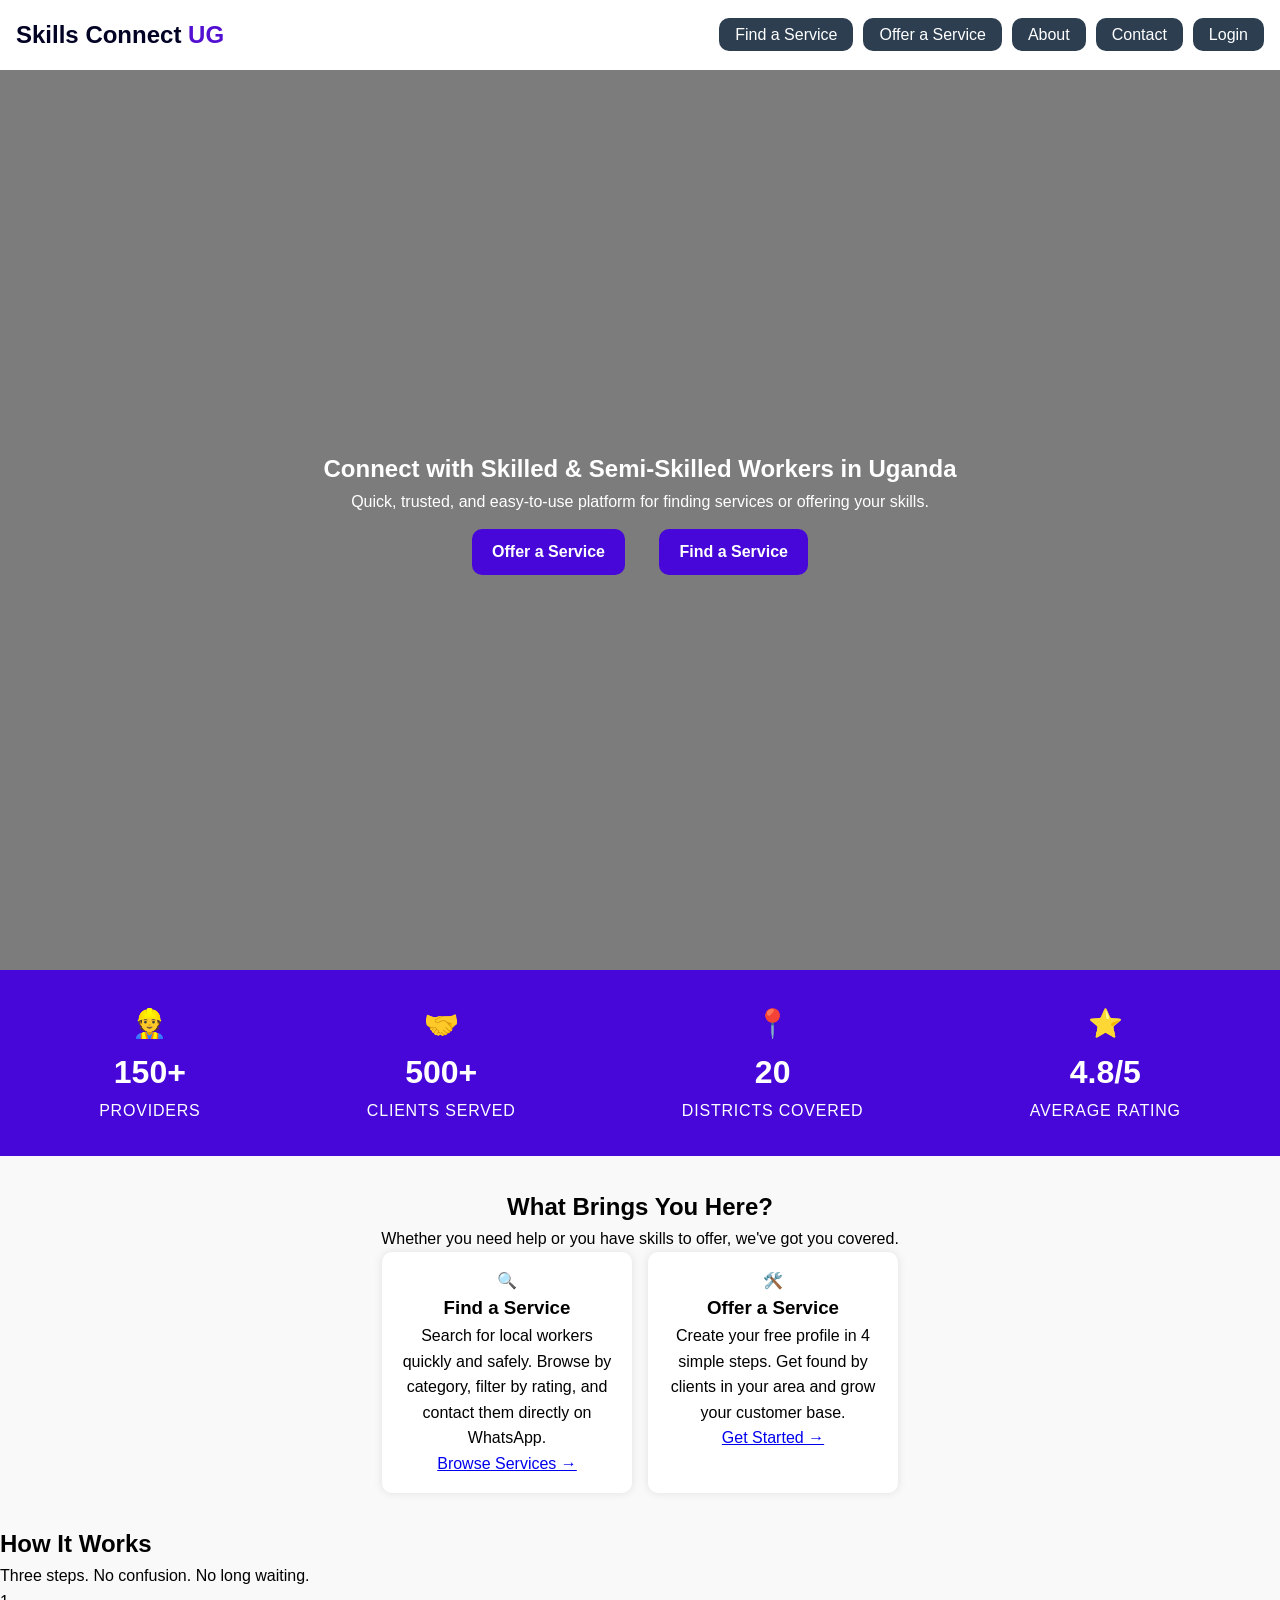
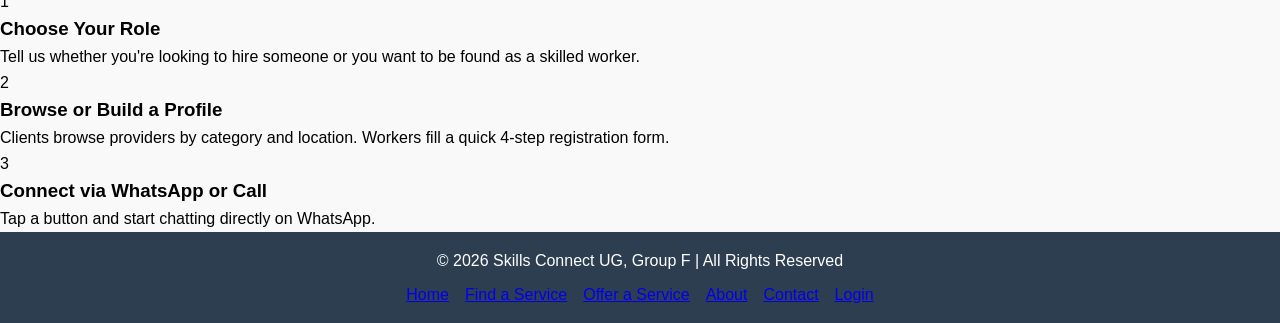
<file: index.html>
<!--this tells the browser, that we're using html 5-->
<!DOCTYPE html>

<!--this deals with the language-->
<html lang="en">


<!--this is the head section, it covers the instructions to the search engine 
on how to render our content, most of the content here are not seen or shown but contains 
instructions that appears back at the end-->

<head>

    <!--this ensures that non english letters & emojies are displayed correctly in the browser-->
    <meta charset="UTF-8">

    <!--this ensures that our content is displayed correctly on the mobile browser, making it responsive,
Without it → your mobile layout will look zoomed out and broken.-->
    <meta name="viewport" content="width=device-width, initial-scale=1.0">

    <!--This tag provides a short summary of your webpage.
Search engines like Google often display this text as
 the snippet under your page title in search results.-->
    <meta name="description"
        content="Skills Connect UG — Find trusted skilled and semi-skilled workers in Uganda or register to offer your services.">

    <!--lists important terms related to the website, also helping in SEO context -->
    <meta name="keywords" content="skilled workers Uganda, hire workers Uganda, services Uganda">


    <!--This is the main thing Google shows.
More important than meta description, it appears in the search results-->
    <title>Skills Connect UG</title>

    <!-- Link to external CSS -->
    <link rel="stylesheet" href="css/style.css">
</head>

<!--this is the body section, it covers content 
that the user is going to see in the browser-->

<body>

    <!-- GLOBAL NAVIGATION BAR (VISIBLE ON ALL PAGES) -->
    <header>
        <nav class="global-nav">

            <!-- Logo / Home link left side-->
            <a href="index.html" class="Logo">
                <!--span used to style parts of the logo differently-->
                <span class="connect">Skills Connect</span>
                <span class="ug">UG</span>
            </a>

            <!--navigation links rigt side-->
            <ul class="nav-links">

                <!--each li item represents a navigation option-->
                <li>
                    <a href="find.html" class="service" link>Find a Service</a>
                </li>

                <li>
                    <a href="offer.html" class="service">Offer a Service</a>
                </li>

                <li>
                    <a href="about.html" class="service">About</a>
                </li>

                <li>
                    <a href="contact.html" class="service">Contact</a>
                </li>

                <li>
                    <a href="login.html" class="service">Login</a>
                </li>

            </ul>
        </nav>
    </header>


    <!-- HERO SECTION -->

    <section class="hero">
        <!-- Background slides  -->
        <div class="slides">
            <div class="slide" style="background-image: url('img/hero/hero1.jpg');"></div>
            <div class="slide" style="background-image: url('img/hero/hero2.jpg');"></div>
            <div class="slide" style="background-image: url('img/hero/hero3.jpg');"></div>
        </div>

        <!-- Hero text content -->
        <div class="hero-text">
            <h1>Connect with Skilled & Semi-Skilled Workers in Uganda</h1>
            <p>Quick, trusted, and easy-to-use platform for finding services or offering your skills.</p>

            <div class="hero-buttons">
                <a href="#" class="btn">Offer a Service</a>
                <a href="#" class="btn">Find a Service</a>
            </div>
        </div>
    </section>


    <!-- STATISTICS  TRUST SECTION -->

    <section class="stats">
        <div class="stat">
            <span class="stat-icon" aria-hidden="true">👷</span>
            <h3>150+</h3>
            <p class="label">Providers</p>
        </div>
        <div class="stat">
            <span class="stat-icon" aria-hidden="true">🤝</span>
            <h3>500+</h3>
            <p class="label">Clients Served</p>
        </div>
        <div class="stat">
            <span class="stat-icon" aria-hidden="true">📍</span>
            <h3>20</h3>
            <p class="label">Districts Covered</p>
        </div>
        <div class="stat">
            <span class="stat-icon" aria-hidden="true">⭐</span>
            <h3>4.8/5</h3>
            <p class="label">Average Rating</p>
        </div>
    </section>

    <section class="roles" aria-label="Choose your role">
        <h2>What Brings You Here?</h2>
        <p class="section-subheading">Whether you need help or you have skills to offer, we've got you covered.</p>

        <div class="role-cards">

            <!--  Card 1: Find a Service -->

            <!--This is a standalone content block (article), styled as a role card, 
            and it represents ‘Offer a service’ for accessibility tools.-->
            <article class="role-card" aria-label="Find a service">

                <div class="role-card-body">
                    <span class="role-icon" aria-hidden="true">🔍</span>
                    <h3>Find a Service</h3>
                    <p>Search for local workers quickly and safely. Browse by category, filter by rating, and
                        contact them directly on WhatsApp.</p>
                    <a href="find.html" class="btn-card">Browse Services →</a>
                </div>
            </article>

            <!-- Card 2: Offer a Service -->

            <!--This is a standalone content block (article), styled as a role card, 
             and it represents ‘Offer a service’ for accessibility tools.-->
            <article class="role-card" aria-label="Offer a service">

                <div class="role-card-body">
                    <span class="role-icon" aria-hidden="true">🛠️</span>
                    <h3>Offer a Service</h3>
                    <p>Create your free profile in 4 simple steps. Get found by clients in your area and grow your
                        customer base.</p>
                    <a href="offer.html" class="btn-card">Get Started →</a>
                </div>
            </article>

        </div>
    </section>

    <!-- how it works section-->
    <section class="how-it-works" aria-label="How Skills Connect UG works">
        <h2>How It Works</h2>
        <p class="section-subheading">Three steps. No confusion. No long waiting.</p>

        <ol class="steps-list" role="list">

            <!-- Step 1 -->
            <li class="step">
                <!-- ICON PLACEHOLDER: e.g. hand pointing at two options (choice.svg) -->
                <span class="step-number" aria-hidden="true">1</span>
                <div class="step-content">
                    <h3>Choose Your Role</h3>
                    <p>Tell us whether you're looking to hire someone or you want to be found as a skilled worker.
                    </p>
                </div>
            </li>

            <!-- Step 2 -->
            <li class="step">
                <!-- ICON PLACEHOLDER: e.g. browsing/profile icon (profile.svg) -->
                <span class="step-number" aria-hidden="true">2</span>
                <div class="step-content">
                    <h3>Browse or Build a Profile</h3>
                    <p>Clients browse providers by category and location. Workers fill a quick 4-step registration
                        form.</p>
                </div>
            </li>

            <!-- Step 3 -->
            <li class="step">
                <!-- ICON PLACEHOLDER: e.g. WhatsApp logo or phone icon (whatsapp.svg) -->
                <span class="step-number" aria-hidden="true">3</span>
                <div class="step-content">
                    <h3>Connect via WhatsApp or Call</h3>
                    <p>Tap a button and start chatting directly on WhatsApp.</p>
                </div>
            </li>

        </ol>
    </section>


    <!-- FOOTER -->

    <footer>
        <p>&copy; 2026 Skills Connect UG, Group F | All Rights Reserved</p>
        <ul class="footer-links">
            <li><a href="index.html">Home</a></li>
            <li><a href="find.html">Find a Service</a></li>
            <li><a href="offer.html">Offer a Service</a></li>
            <li><a href="about.html">About</a></li>
            <li><a href="contact.html">Contact</a></li>
            <li><a href="login.html">Login</a></li>
        </ul>
    </footer>

</body>

</html>
</file>
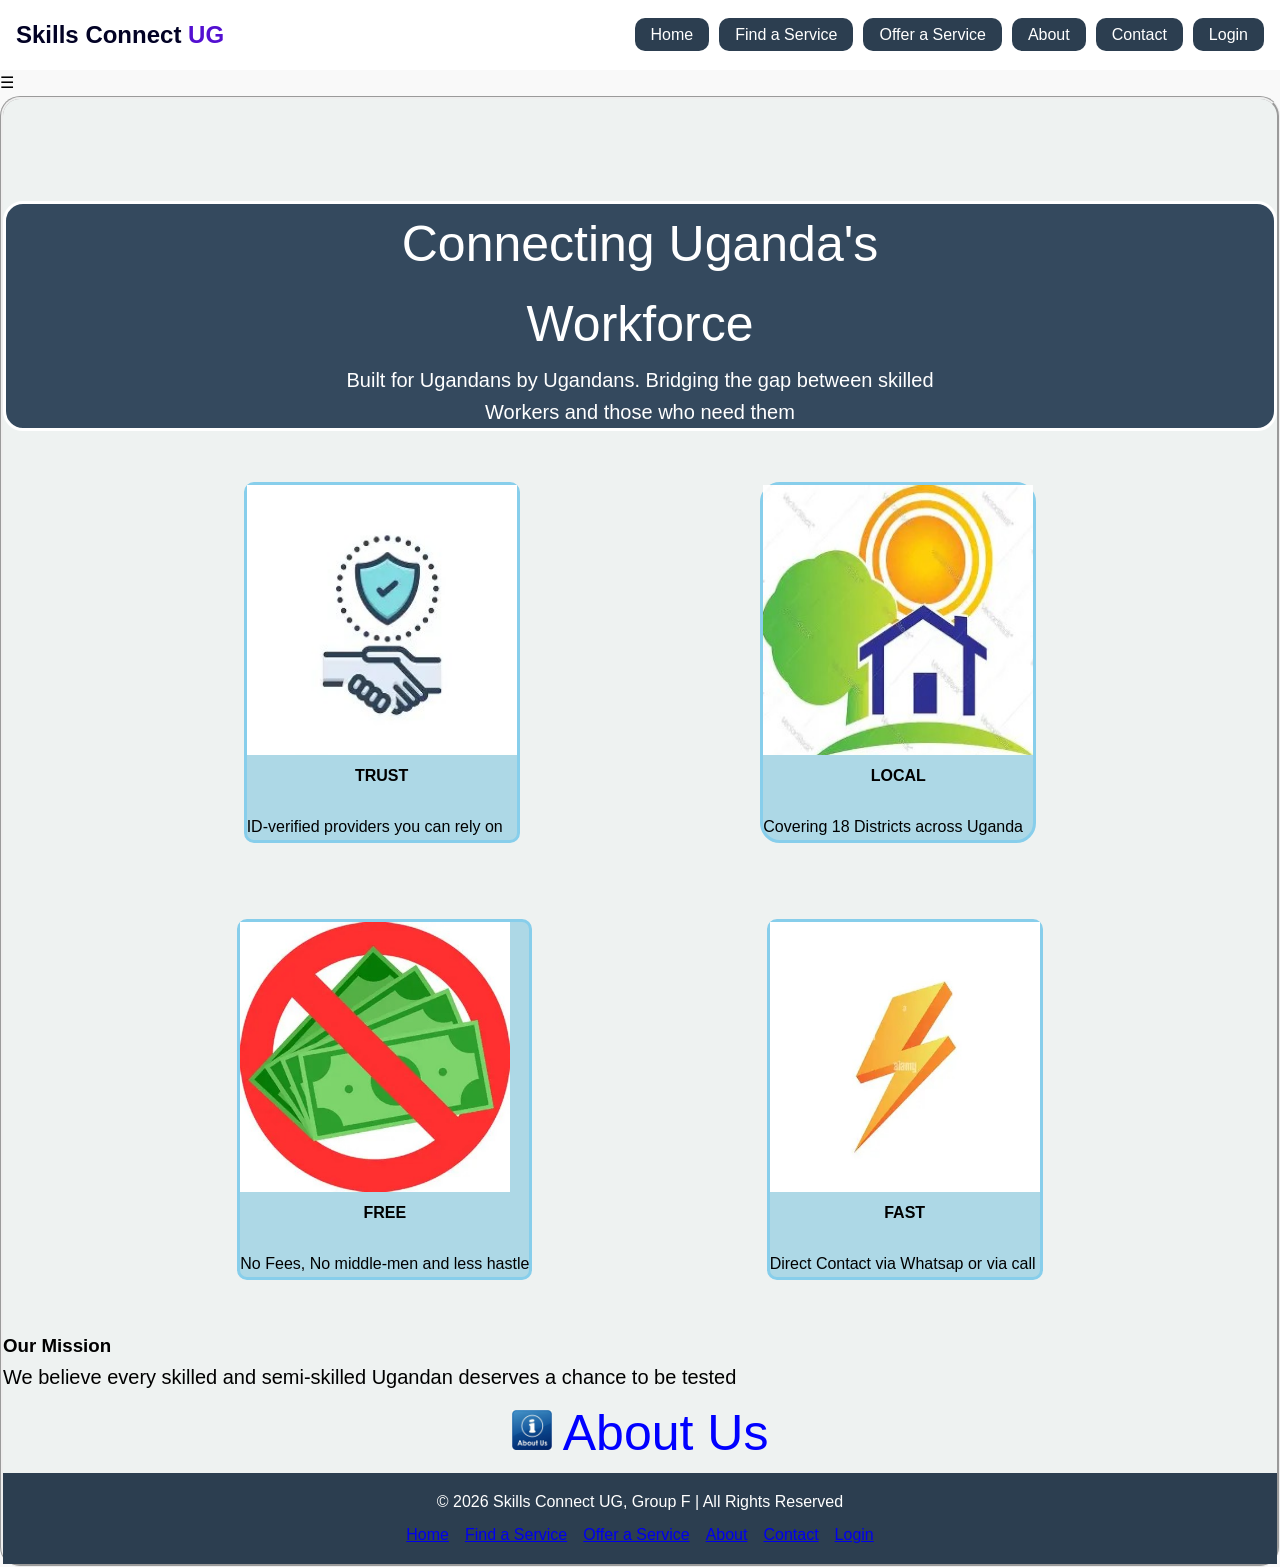
<file: about.html>
<!DOCTYPE html>
<html lang="en">

<head>
    <meta charset="UTF-8">
    <meta name="viewport" content="width=device-width, initial-scale=1.0">
    <link rel="stylesheet" href="css/style.css">
    <title>About skill connect <b style="color: purple;">UG</b></title>
    <style>
        /* ==================================== */
        /* NAVIGATION */
        /* ==================================== */

        /* .global-nav {
            display: flex;
            justify-content: space-between;
            border-radius: 20px;
            align-items: center;
            background-color: white;
            padding: 0.5rem 1rem;
            position: relative;
        }

        /*.global-nav .logo {
            color: #fff;
            font-size: 1.5rem;
            text-decoration: none;
        }

      /*  .nav-links {
            list-style: none;
            display: flex;
            gap: 1rem;
        } */

        /*.nav-links li {
            position: relative;
        }

        .nav-links a {
            color: #fff;
            text-decoration: none;
            padding: 0.5rem;
            display: block;
        }

        /* Dropdown Menu */
        .dropdown-menu {
            display: none;
            position: absolute;
            background: rgb(55, 79, 146);
            top: 100%;
            left: 0;
            list-style: none;
            min-width: 150px;
            z-index: 10;
        }

        .dropdown-menu li a {
            padding: 0.5rem;
        }

        .dropdown:hover .dropdown-menu {
            display: block;
        }

        */

        /* Mobile menu toggle */
        .mobile-menu-icon {
            display: none;
            font-size: 1.5rem;
            cursor: pointer;
        }

        .container {
            display: flex;
            justify-content: space-evenly;
        }

        #b1 {
            float: right;
        }

        button {
            border-color: blue;
            border-radius: 20px;
            background-color: rgb(55, 79, 146);
            cursor: pointer;
            color: white;
        }

        button: :hover {
            col
        }

        /* ==================================== */
        /* FOOTER */
        /* ==================================== */

        /* footer {
            background-color: #2c3e50;
            border-radius: 20px;
            color: #fff;
            text-align: center;
            padding: 1rem;
        }

        footer .footer-links {
            list-style: none;
            display: flex;
            justify-content: center;
            gap: 1rem;
            margin-top: 0.5rem;
        } */

        /* ==================================== */
        /* RESPONSIVE / MOBILE FIRST */
        /* ==================================== */

        @media (max-width: 768px) {
            .nav-links {
                display: none;
                flex-direction: column;
                background: rgb(55, 79, 146);
                position: absolute;
                right: 0;
                top: 100%;
                width: 200px;
            }

            .nav-links li {
                text-align: center;
            }

            .mobile-menu-icon {
                display: block;
                color: #fff;
            }
        }
    </style>
</head>

<body>
    <!-- ====================================== -->
    <!-- GLOBAL NAVIGATION BAR (VISIBLE ON ALL PAGES) -->
    <!-- ====================================== -->
    <header>
        <nav class="global-nav">

            <!-- Logo / Home link left side-->
            <a href="index.html" class="Logo">
                <!--span used to style parts of the logo differently-->
                <span class="connect">Skills Connect</span>
                <span class="ug">UG</span>
            </a>

            <!--navigation links rigt side-->
            <ul class="nav-links">

                <!--each li item represents a navigation option-->
                <li>
                    <a href="index.html" class="service" link>Home</a>
                </li>
                <li>
                    <a href="find.html" class="service" link>Find a Service</a>
                </li>

                <li>
                    <a href="offer.html" class="service">Offer a Service</a>
                </li>

                <li>
                    <a href="about.html" class="service">About</a>
                </li>

                <li>
                    <a href="contact.html" class="service">Contact</a>
                </li>

                <li>
                    <a href="login.html" class="service">Login</a>
                </li>

            </ul>
        </nav>

        <!-- Mobile menu icon -->
        <div class="mobile-menu-icon">
            <span>&#9776;</span>
        </div>
        </nav>
    </header>
    <main style="border-style: groove;border-radius: 20px;background-color: rgba(237, 241, 240, 0.863);">
        <header style="color: darkblue;"> <br><br>
        </header><br><br>
        <section
            style="border-style:solid;color:white; text-align:center;color:white;background-color: #34495e;border-radius: 20px;">
            <p style="font-size: 50px;">Connecting Uganda's <br>
                Workforce

            </p>
            <p style="font-size: 20px;">Built for Ugandans by Ugandans. Bridging the gap between skilled<br>
                Workers and those who need them
            </p>
        </section><br><br>
        <!--xxxxxxxxxxxxxxxxxxxxxxxxxxxxxxxx-->
        <!--Flexbox-->
        <!--xxxxxxxxxxxxxxxxxxxxxxxxxxxxxxxx-->

        <section>
            <div class="container">
                <div class="trust"
                    style="border-style: solid;border-radius: 10px;background-color:lightblue;border-color:skyblue;">
                    <img src="trust.jpg" width="270" height="270" alt="trust logo"><br>
                    <p style="text-align: center;"><b>TRUST</b></p><br>
                    ID-verified providers you can rely on
                </div>
                <div class="local"
                    style="border-style: solid;border-radius: 20px;background-color:lightblue;border-color:skyblue;">
                    <img src="local.jpg" width="270" height="270" alt="local logo"><br>
                    <p style="text-align: center;"><b>LOCAL</b></p><br>
                    Covering 18 Districts across Uganda
                </div>
            </div><br><br><br>
            <div class="container">
                <div class="free"
                    style="border-style: solid;border-radius: 10px;background-color:lightblue;border-color:skyblue;">
                    <img src="free.jpg" width="270" height="270" alt="free logo"><br>
                    <p style="text-align: center;"><b>FREE</b></p><br>
                    No Fees, No middle-men and less hastle
                </div>
                <div class="fast"
                    style="border-style: solid;border-radius: 10px;background-color:lightblue;border-color:skyblue;">
                    <img src="fast.jpg" width="270" height="270" alt="fast logo"><br>
                    <p style="text-align: center;"><b>FAST</b></p><br>
                    Direct Contact via Whatsap or via call
                </div>
            </div>
        </section><br><br>

        <p>
        <h3>Our Mission</h3>
        <p style="font-size: 20px;">We believe every skilled and semi-skilled Ugandan deserves a chance to be tested</p>
        </p>
        <p style="text-align: center; color: blue;font-size: 50px;">
            <img src="img/About/about.png" width="40" height="40" alt="about icon"> About Us
        </p>

        <!--XXXXXXXXXXXXXXXXXXXXXXXXXXXXXXXX-->
        <!--FOOTER-->
        <!--XXXXXXXXXXXXXXXXXXXXXXXXXXXXXXXX-->
        <!-- ============================ -->
        <!-- FOOTER -->
        <!-- ============================ -->
        <footer>
            <p>&copy; 2026 Skills Connect UG, Group F | All Rights Reserved</p>
            <ul class="footer-links">
                <li><a href="index.html">Home</a></li>
                <li><a href="find.html">Find a Service</a></li>
                <li><a href="offer.html">Offer a Service</a></li>
                <li><a href="about.html">About</a></li>
                <li><a href="contact.html">Contact</a></li>
                <li><a href="login.html">Login</a></li>
            </ul>
        </footer>

    </main>
</body>

</html>
</file>
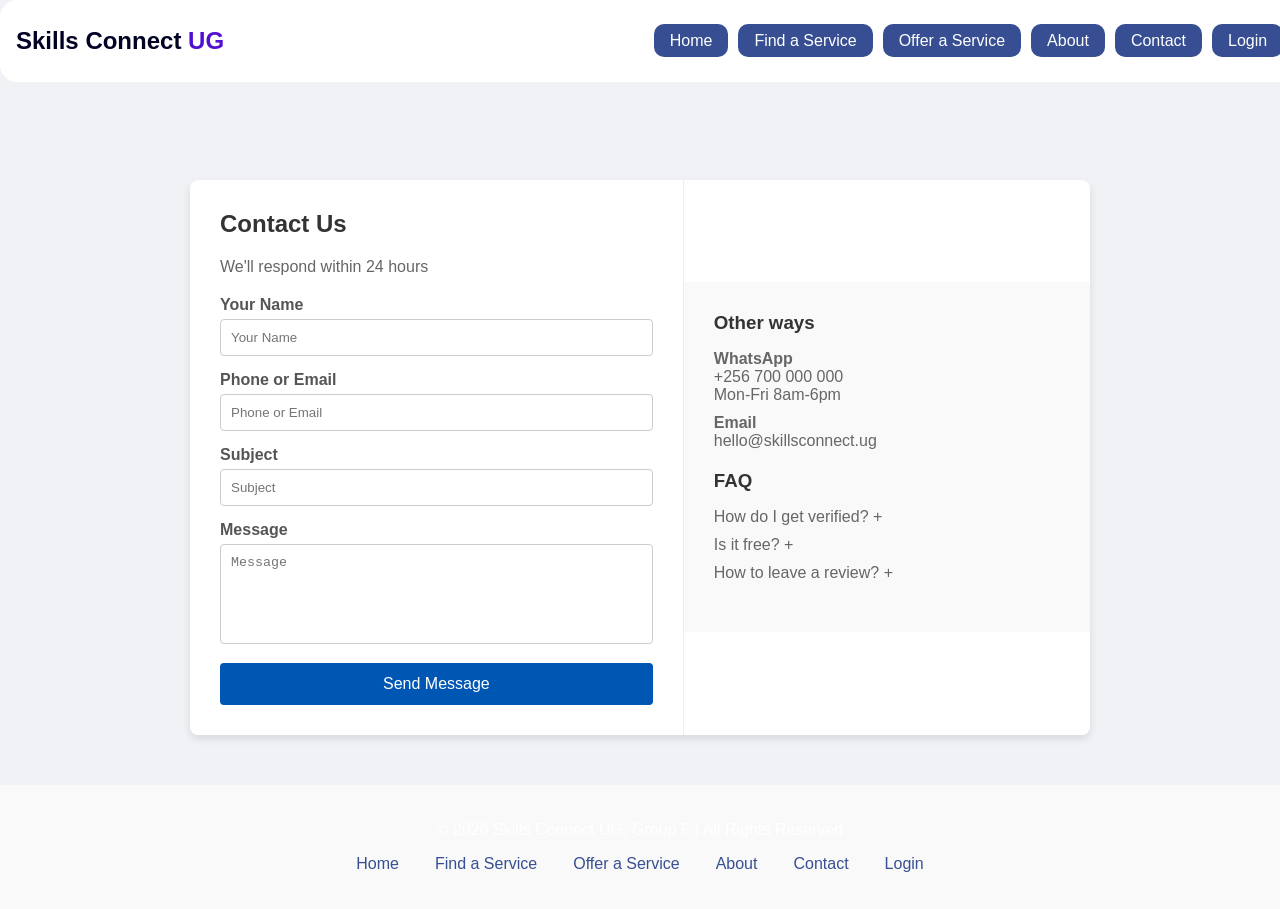
<file: contact.html>
<!DOCTYPE html>
<html lang="en">

<head>

    <meta charset="UTF-8">
    <meta name="viewport" content="width=device-width, initial-scale=1.0">
    <title>Contact Us</title>
    <link rel="stylesheet" href="contact.css">
</head>

<body>

    <!-- GLOBAL NAVIGATION BAR (VISIBLE ON ALL PAGES) -->
    <header>
        <nav class="global-nav">

            <!-- Logo / Home link left side-->
            <a href="index.html" class="Logo">
                <!--span used to style parts of the logo differently-->
                <span class="connect">Skills Connect</span>
                <span class="ug">UG</span>
            </a>

            <!--navigation links rigt side-->
            <ul class="nav-links">

                <!--each li item represents a navigation option-->
                <li>
                    <a href="index.html" class="service" link>Home</a>
                </li>
                <li>
                    <a href="find.html" class="service" link>Find a Service</a>
                </li>

                <li>
                    <a href="offer.html" class="service">Offer a Service</a>
                </li>

                <li>
                    <a href="about.html" class="service">About</a>
                </li>

                <li>
                    <a href="contact.html" class="service">Contact</a>
                </li>

                <li>
                    <a href="login.html" class="service">Login</a>
                </li>

            </ul>
        </nav>
    </header>

    <div class="contact-container">
        <div class="contact-form">
            <div class="header">
                <h2>Contact Us</h2>
                <p>We'll respond within 24 hours</p>
            </div>
            <form action="#" method="POST">
                <label for="name">Your Name</label>
                <input type="text" id="name" name="name" placeholder="Your Name">

                <label for="email">Phone or Email</label>
                <input type="text" id="email" name="email" placeholder="Phone or Email">

                <label for="subject">Subject</label>
                <input type="text" id="subject" name="subject" placeholder="Subject">

                <label for="message">Message</label>
                <textarea id="message" name="message" placeholder="Message"></textarea>

                <button type="submit">Send Message</button>
            </form>
        </div>

        <div class="other-ways">
            <h3>Other ways</h3>
            <ul>
                <li><strong>WhatsApp</strong><br>+256 700 000 000<br>Mon-Fri 8am-6pm</li>
                <li><strong>Email</strong><br>hello@skillsconnect.ug</li>
            </ul>
            <h3>FAQ</h3>
            <ul>
                <li>How do I get verified? +</li>
                <li>Is it free? +</li>
                <li>How to leave a review? +</li>
            </ul>
        </div>
    </div>

    <!-- FOOTER -->
    <div>
        <footer>
            <p>&copy; 2026 Skills Connect UG, Group F | All Rights Reserved</p>
            <ul class="footer-links">
                <li><a href="index.html">Home</a></li>
                <li><a href="find.html">Find a Service</a></li>
                <li><a href="offer.html">Offer a Service</a></li>
                <li><a href="about.html">About</a></li>
                <li><a href="contact.html">Contact</a></li>
                <li><a href="login.html">Login</a></li>
            </ul>
        </footer>
    </div>
</body>

</html>
</file>
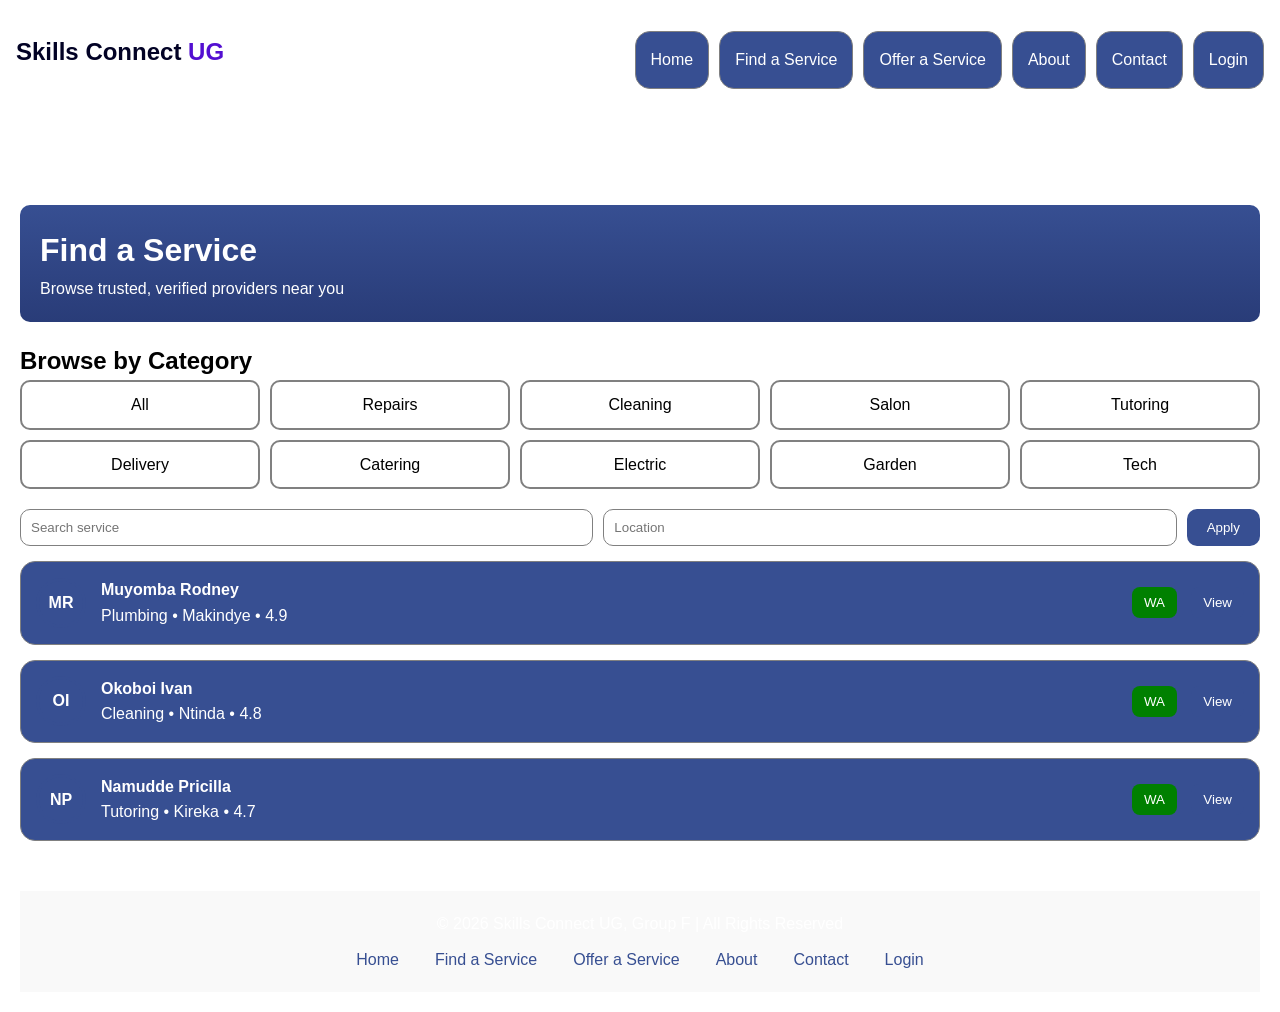
<file: find.html>
<!DOCTYPE html>
<html lang="en">

<head>
    <meta charset="UTF-8">
    <meta name="viewport" content="width=device-width, initial-scale=1.0">
    <link rel="stylesheet" href="finds.css">
    <title>Skills Connect UG</title>

    <style>
        body {
            font-family: Arial, sans-serif;
            background: white;
        }

        .container {
            max-width: 9999px;
            margin-top: 170px;
            background: white;
            border-radius: 20px;
            padding: 20px;
        }

        /* Header */
        .header {
            display: flex;
            justify-content: space-between;
            align-items: center;
        }

        .logo {
            font-weight: bold;
            font-size: 20px;
        }

        .login {
            background: rgb(55, 79, 146);
            color: white;
            border: none;
            padding: 8px 15px;
            border-radius: 10px;
        }

        /* Banner */
        .banner {
            background: linear-gradient(rgb(55, 79, 146), rgb(41, 60, 120));
            color: white;
            padding: 20px;
            border-radius: 10px;
            margin-top: 15px;
        }

        /* Categories */
        .categories {
            margin-top: 20px;
        }

        .category-grid {
            display: grid;
            grid-template-columns: repeat(5, 1fr);
            gap: 10px;
        }

        .category {
            border: 2px solid grey;
            border-radius: 10px;
            padding: 10px;
            text-align: center;
        }

        .category-grid .category:hover {
            background: rgb(55, 79, 146);
            color: white;
            border-color: rgb(55, 79, 146);
        }

        /* Search */
        .search {
            display: flex;
            gap: 10px;
            margin-top: 20px;
        }

        .search input {
            flex: 1;
            padding: 10px;
            border-radius: 10px;
            border: 1px solid grey;
        }

        .apply {
            background: rgb(55, 79, 146);
            color: white;
            border: none;
            padding: 10px 20px;
            border-radius: 10px;
        }

        .apply:hover {
            background: rgb(41, 60, 120);
        }

        /* provider cards */
        .service {
            border: 1px solid grey;
            border-radius: 15px;
            padding: 15px;
            margin-top: 15px;
            display: flex;
            justify-content: space-between;
            align-items: center;
        }

        .initial {
            width: 50px;
            height: 50px;
            border-radius: 50%;
            border: 3px rgb(55, 79, 146) solid;
            display: flex;
            align-items: center;
            justify-content: center;
            font-weight: bold;
        }

        .info {
            flex: 1;
            margin-left: 15px;
        }

        .buttons button {
            margin-left: 10px;
            border: none;
            padding: 8px 12px;
            border-radius: 8px;
        }

        .wa {
            background: green;
            color: white;
        }

        .wa:hover {
            background: darkgreen;
        }

        .view {
            background: rgb(55, 79, 146);
            color: white;
        }

        .view:hover {
            background: rgb(41, 60, 120);
        }

        /* Footer */
        .footer {
            text-align: center;
            margin-top: 20px;
            font-size: 20px;
        }

        .footer .links {
            margin-top: 10px;
        }

        .footer .links ul {
            list-style: none;
            padding: 0;
        }

        .footer .links ul li {
            display: inline;
            margin: 0 10px;
        }

        .footer .links ul li a {
            text-decoration: none;
            color: rgb(55, 79, 146);
        }

        .footer .links ul li a:hover {
            text-decoration: underline;
        }
    </style>

</head>

<body>
    <!-- GLOBAL NAVIGATION BAR (VISIBLE ON ALL PAGES) -->
    <header>
        <nav class="global-nav">

            <!-- Logo / Home link left side-->
            <a href="index.html" class="Logo">
                <!--span used to style parts of the logo differently-->
                <span class="connect">Skills Connect</span>
                <span class="ug">UG</span>
            </a>

            <!--navigation links rigt side-->
            <ul class="nav-links">

                <!--each li item represents a navigation option-->
                <li>
                    <a href="index.html" class="service" link>Home</a>
                </li>
                <li>
                    <a href="find.html" class="service" link>Find a Service</a>
                </li>

                <li>
                    <a href="offer.html" class="service">Offer a Service</a>
                </li>

                <li>
                    <a href="about.html" class="service">About</a>
                </li>

                <li>
                    <a href="contact.html" class="service">Contact</a>
                </li>

                <li>
                    <a href="login.html" class="service">Login</a>
                </li>

            </ul>
        </nav>
    </header>

    <div class="container">

        <!-- Banner -->
        <div class="banner">
            <h1>Find a Service</h1>
            <p>Browse trusted, verified providers near you</p>
        </div>

        <!-- Categories -->
        <div class="categories">
            <h2>Browse by Category</h2>

            <div class="category-grid">
                <div class="category"> All</div>
                <div class="category"> Repairs</div>
                <div class="category"> Cleaning</div>
                <div class="category"> Salon</div>
                <div class="category"> Tutoring</div>
                <div class="category"> Delivery</div>
                <div class="category"> Catering</div>
                <div class="category"> Electric</div>
                <div class="category"> Garden</div>
                <div class="category"> Tech</div>
            </div>
        </div>

        <!-- Search -->
        <div class="search">
            <input type="text" placeholder="Search service">
            <input type="text" placeholder="Location">
            <button class="apply">Apply</button>
        </div>

        <!-- provider list -->
        <div class="service">
            <div class="initial">MR</div>

            <div class="info">
                <b>Muyomba Rodney</b><br>
                Plumbing • Makindye • 4.9
            </div>

            <div class="buttons">
                <button class="wa">WA</button>
                <a href="profile.html">
                    <button class="view">View</button>
                </a>
            </div>
        </div>

        <div class="service">
            <div class="initial">OI</div>

            <div class="info">
                <b>Okoboi Ivan</b><br>
                Cleaning • Ntinda • 4.8
            </div>

            <div class="buttons">
                <button class="wa">WA</button>
                <a href="profile.html">
                    <button class="view">View</button>
                </a>
            </div>
        </div>

        <div class="service">
            <div class="initial">NP</div>

            <div class="info">
                <b>Namudde Pricilla</b><br>
                Tutoring • Kireka • 4.7
            </div>

            <div class="buttons">
                <button class="wa">WA</button>
                <a href="profile.html">
                    <button class="view">View</button>
                </a>
            </div>
        </div>
        <!--Footer -->
        <footer>
            <p>&copy; 2026 Skills Connect UG, Group F | All Rights Reserved</p>
            <ul class="footer-links">
                <li><a href="index.html">Home</a></li>
                <li><a href="find.html">Find a Service</a></li>
                <li><a href="offer.html">Offer a Service</a></li>
                <li><a href="about.html">About</a></li>
                <li><a href="contact.html">Contact</a></li>
                <li><a href="login.html">Login</a></li>
            </ul>
        </footer>

</body>

</html>
</file>
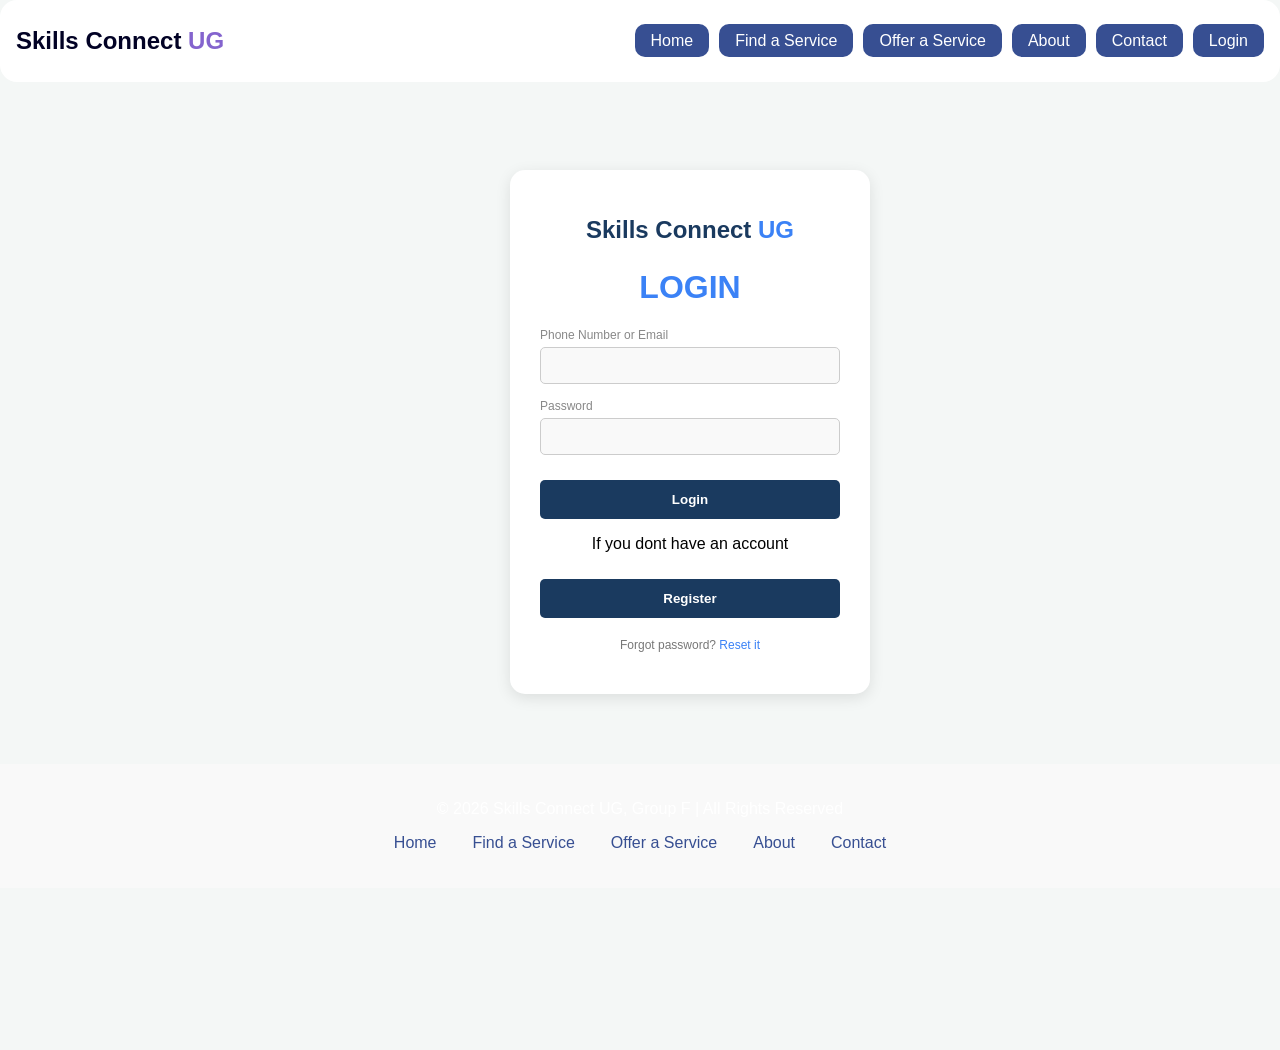
<file: Login.html>
<!DOCTYPE html>

<html lang="en">

<head>
    <meta charset="UTF-8">
    <meta name="viewport" content="width=device-width, initial-scale=1.0">
    <title>Skills Connect UG - Login</title>
    <link rel="stylesheet" href="login.css">

    <!-- GLOBAL NAVIGATION BAR (VISIBLE ON ALL PAGES) -->
    <header>
        <nav class="global-nav">

            <!-- Logo / Home link left side-->
            <a href="index.html" class="Logo">
                <!--span used to style parts of the logo differently-->
                <span class="connect">Skills Connect</span>
                <span class="ug">UG</span>
            </a>

            <!--navigation links rigt side-->
            <ul class="nav-links">

                <!--each li item represents a navigation option-->
                <li>
                    <a href="index.html" class="service" link>Home</a>
                </li>
                <li>
                    <a href="find.html" class="service" link>Find a Service</a>
                </li>

                <li>
                    <a href="offer.html" class="service">Offer a Service</a>
                </li>

                <li>
                    <a href="about.html" class="service">About</a>
                </li>

                <li>
                    <a href="contact.html" class="service">Contact</a>
                </li>

                <li>
                    <a href="login.html" class="service">Login</a>
                </li>

            </ul>
        </nav>
    </header>

</head>

<body>
    <div class="main-container">
        <div class="form-card">
            <h1 class="brand-title">Skills Connect <span class="highlight">UG</span></h1>

            <h1 style="color:#3b82f6;">LOGIN</h1>

            <form>
                <div class="input-group">
                    <label>Phone Number or Email</label>
                    <input type="number,email">
                </div>

                <div class="input-group">
                    <label>Password</label>
                    <input type="password">
                </div>

                <button type="submit" class="btn-primary">Login</button>

                <p>If you dont have an account</p>

                <a link rel="Register" href="Register.html">
                    <button type="submit" class="btn-primary">Register</button>
                </a>
            </form>

            <div class="form-footer">
                <p>Forgot password? <a href="#">Reset it</a></p>

            </div>

        </div>
    </div>
    </div>
    <footer>
        <p>&copy; 2026 Skills Connect UG, Group F | All Rights Reserved</p>
        <ul class="footer-links">
            <li><a href="index.html">Home</a></li>
            <li><a href="find.html">Find a Service</a></li>
            <li><a href="offer.html">Offer a Service</a></li>
            <li><a href="about.html">About</a></li>
            <li><a href="contact.html">Contact</a></li>
        </ul>
    </footer>
</body>

</html>
</file>
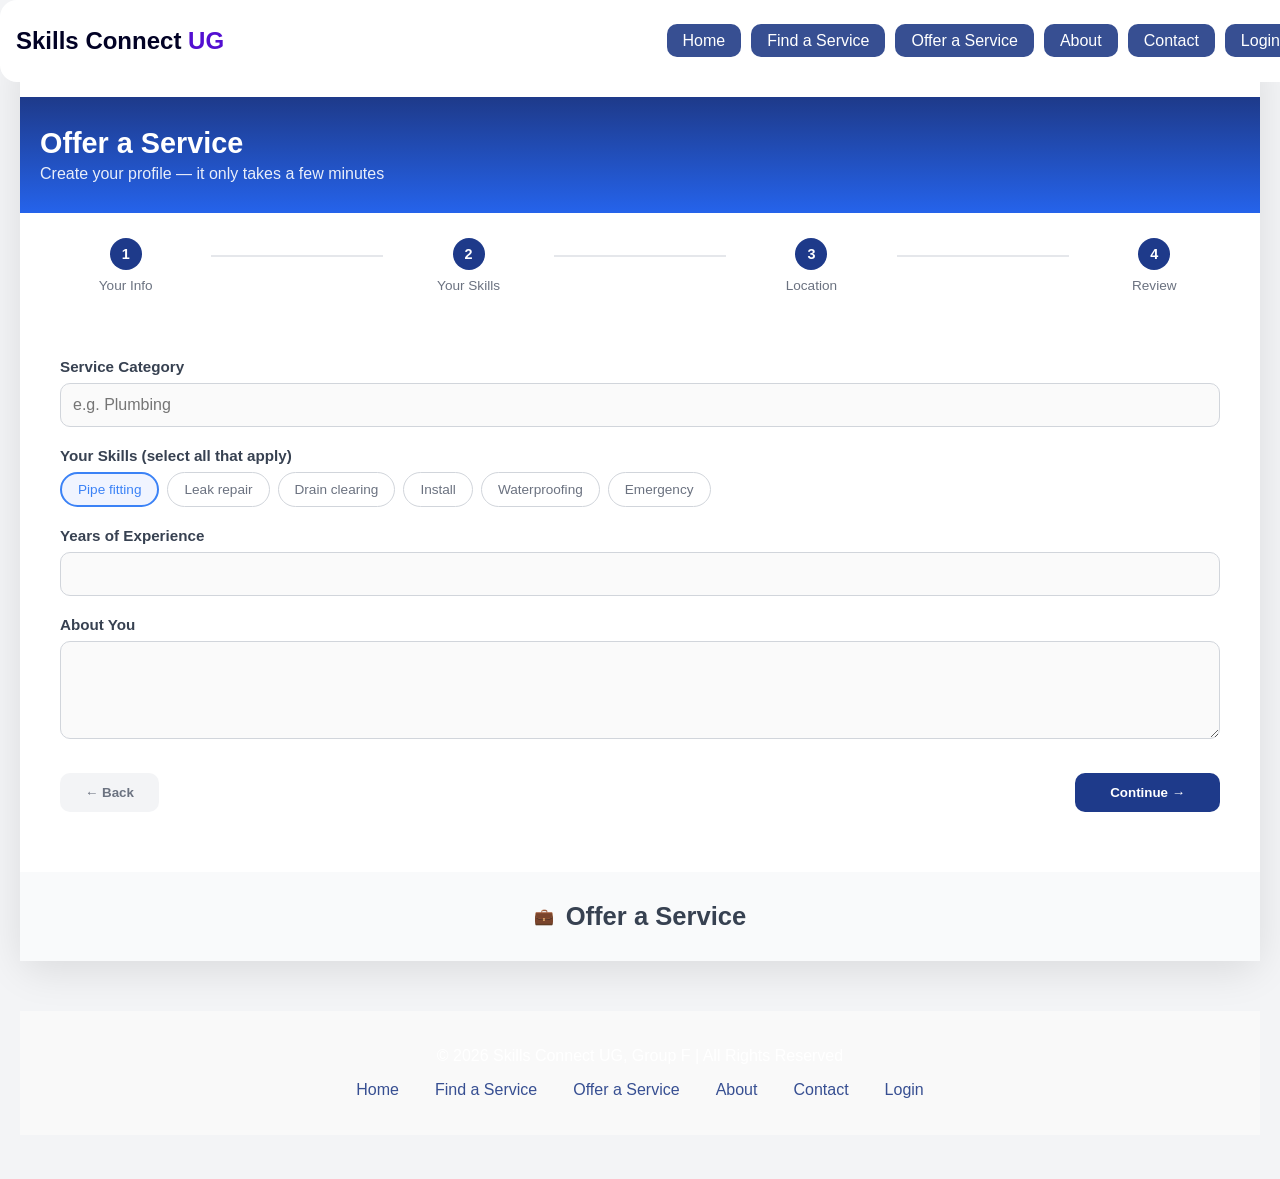
<file: offer.html>
<!DOCTYPE html>
<html lang="en">

<head>
    <meta charset="UTF-8">
    <meta name="viewport" content="width=device-width, initial-scale=1.0">
    <title>Skills Connect UG - Profile Setup</title>
    <link rel="stylesheet" href="offer.css">
</head>

<body>

    <!-- GLOBAL NAVIGATION BAR (VISIBLE ON ALL PAGES) -->
    <header>
        <nav class="global-nav">

            <!-- Logo / Home link left side-->
            <a href="index.html" class="Logo">
                <!--span used to style parts of the logo differently-->
                <span class="connect">Skills Connect</span>
                <span class="ug">UG</span>
            </a>

            <!--navigation links rigt side-->
            <ul class="nav-links">

                <!--each li item represents a navigation option-->
                <li>
                    <a href="index.html" class="service" link>Home</a>
                </li>
                <li>
                    <a href="find.html" class="service" link>Find a Service</a>
                </li>

                <li>
                    <a href="offer.html" class="service">Offer a Service</a>
                </li>

                <li>
                    <a href="about.html" class="service">About</a>
                </li>

                <li>
                    <a href="contact.html" class="service">Contact</a>
                </li>

                <li>
                    <a href="login.html" class="service">Login</a>
                </li>

            </ul>
        </nav>
    </header>

    <div class="container">
        <header class="header">
            <div class="logo-container">
                <span class="logo-text">Skills Connect <span class="logo-accent">UG</span></span>
            </div>
            <button class="login-button">Login</button>
        </header>

        <section class="banner">
            <h1 class="offer-a-service-title">Offer a Service</h1>
            <p class="subtitle">Create your profile — it only takes a few minutes</p>
        </section>

        <div class="stepper">
            <div class="step active">
                <div class="step-circle">1</div>
                <span class="step-label">Your Info</span>
            </div>
            <div class="step-line"></div>
            <div class="step active">
                <div class="step-circle">2</div>
                <span class="step-label">Your Skills</span>
            </div>
            <div class="step-line"></div>
            <div class="step active">
                <div class="step-circle">3</div>
                <span class="step-label">Location</span>
            </div>
            <div class="step-line"></div>
            <div class="step active">
                <div class="step-circle">4</div>
                <span class="step-label">Review</span>
            </div>
        </div>

        <form class="skills-form">
            <div class="form-group">
                <label for="service-category">Service Category</label>
                <input type="text" id="service-category" class="input-field" placeholder="e.g. Plumbing">
            </div>

            <div class="form-group">
                <label>Your Skills (select all that apply)</label>
                <div class="skills-tags">
                    <button type="button" class="skill-tag selected">Pipe fitting</button>
                    <button type="button" class="skill-tag">Leak repair</button>
                    <button type="button" class="skill-tag">Drain clearing</button>
                    <button type="button" class="skill-tag">Install</button>
                    <button type="button" class="skill-tag">Waterproofing</button>
                    <button type="button" class="skill-tag">Emergency</button>
                </div>
            </div>

            <div class="form-group">
                <label for="experience">Years of Experience</label>
                <input type="text" id="experience" class="input-field">
            </div>

            <div class="form-group">
                <label for="about-you">About You</label>
                <textarea id="about-you" class="textarea-field" rows="4"></textarea>
            </div>

            <div class="button-group">
                <button type="button" class="back-button">← Back</button>
                <button type="submit" class="continue-button">Continue →</button>
            </div>
        </form>

        <div class="footer-visual">
            <span class="briefcase-icon">💼</span>
            <span class="footer-text">Offer a Service</span>
        </div>
    </div>

    <footer>
        <p>&copy; 2026 Skills Connect UG, Group F | All Rights Reserved</p>
        <ul class="footer-links">
            <li><a href="index.html">Home</a></li>
            <li><a href="find.html">Find a Service</a></li>
            <li><a href="offer.html">Offer a Service</a></li>
            <li><a href="about.html">About</a></li>
            <li><a href="contact.html">Contact</a></li>
            <li><a href="login.html">Login</a></li>
        </ul>
    </footer>

</body>

</html>
</file>
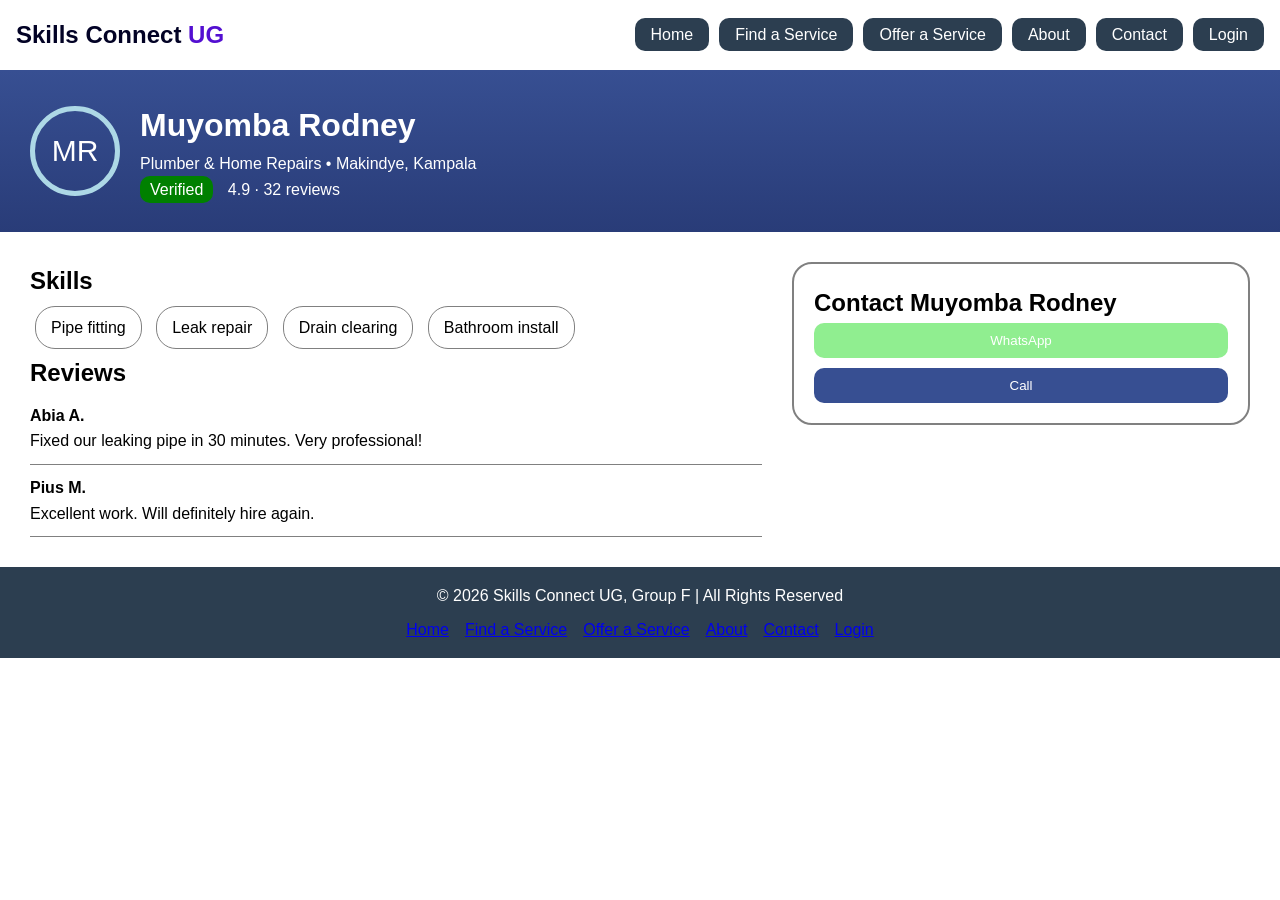
<file: profile.html>
<!DOCTYPE html>
<html lang="en">

<head>
    <meta charset="UTF-8">
    <meta name="viewport" content="width=device-width, initial-scale=1.0">
    <link rel="stylesheet" href="css/style.css">
    <title>Skills Connect UG</title>

    <style>
        body {
            font-family: Arial, sans-serif;
            background: white;
            margin: 0;
        }

        /* Top Bar */
        .topbar {
            display: flex;
            justify-content: space-between;
            padding: 15px 30px;
            background: white;
            border-radius: 20px 20px 0 0;
        }

        .login {
            background: rgb(55, 79, 146);
            color: white;
            padding: 10px 20px;
            border-radius: 20px;
            border: none;
        }

        /* Profile Header */
        .profile-header {
            background: linear-gradient(rgb(55, 79, 146), rgb(41, 60, 120));
            color: white;
            padding: 30px;
            display: flex;
            align-items: center;
        }

        .avatar {
            width: 90px;
            height: 90px;
            border-radius: 50%;
            border: 5px solid lightblue;
            display: flex;
            align-items: center;
            justify-content: center;
            font-size: 30px;
            margin-right: 20px;
        }

        /* Verified */
        .badge {
            background: green;
            padding: 5px 10px;
            border-radius: 10px;
            margin-right: 10px;
        }

        /* Main Section */
        .container {
            display: flex;
            padding: 30px;
        }

        .left {
            width: 60%;
        }

        .right {
            width: 40%;
            padding-left: 30px;
        }

        /* Skills */
        .skill {
            border: 1px solid gray;
            padding: 8px 15px;
            border-radius: 20px;
            display: inline-block;
            margin: 5px;
        }

        /* Reviews */
        .review {
            border-bottom: 1px solid gray;
            padding: 10px 0;
        }

        /* Contact Box */
        .contact {
            background: white;
            padding: 20px;
            border-radius: 20px;
            border: 2px solid gray;
        }

        .whatsapp {
            background: lightgreen;
            color: white;
            padding: 10px;
            border: none;
            border-radius: 10px;
            width: 100%;
            margin-bottom: 10px;
        }

        .call {
            background: rgb(55, 79, 146);
            color: white;
            padding: 10px;
            border: none;
            border-radius: 10px;
            width: 100%;
        }

        .available {
            color: green;
            margin-top: 10px;
        }

        /* Footer */
        .footer {
            text-align: center;
            margin-top: 20px;
            font-size: 14px;
        }

        .footer .links {
            margin-top: 10px;
        }

        .footer .links ul {
            list-style: none;
            padding: 0;
        }

        .footer .links ul li {
            display: inline;
            margin: 0 10px;
        }

        .footer .links ul li a {
            text-decoration: none;
            color: rgb(55, 79, 146);
        }

        .footer .links ul li a:hover {
            text-decoration: underline;
        }
    </style>
</head>

<body>
    <!--navbar-->
    <header>
        <nav class="global-nav">

            <!-- Logo / Home link left side-->
            <a href="index.html" class="Logo">
                <!--span used to style parts of the logo differently-->
                <span class="connect">Skills Connect</span>
                <span class="ug">UG</span>
            </a>

            <!--navigation links rigt side-->
            <ul class="nav-links">

                <!--each li item represents a navigation option-->
                <li>
                    <a href="index.html" class="service" link>Home</a>
                </li>
                <li>
                    <a href="find.html" class="service" link>Find a Service</a>
                </li>

                <li>
                    <a href="offer.html" class="service">Offer a Service</a>
                </li>

                <li>
                    <a href="about.html" class="service">About</a>
                </li>

                <li>
                    <a href="contact.html" class="service">Contact</a>
                </li>

                <li>
                    <a href="login.html" class="service">Login</a>
                </li>

            </ul>
        </nav>
    </header>

    <!-- Profile Header -->
    <div class="profile-header">

        <div class="avatar">MR</div>

        <div>
            <h1>Muyomba Rodney</h1>
            <p> Plumber & Home Repairs • Makindye, Kampala</p>

            <span class="badge"> Verified</span>
            <span> 4.9 · 32 reviews</span>
        </div>

    </div>

    <!-- Main -->
    <div class="container">

        <!-- Left -->
        <div class="left">

            <h2>Skills</h2>

            <div class="skill">Pipe fitting</div>
            <div class="skill">Leak repair</div>
            <div class="skill">Drain clearing</div>
            <div class="skill">Bathroom install</div>

            <h2>Reviews</h2>

            <div class="review">
                <b>Abia A.</b>
                <p>Fixed our leaking pipe in 30 minutes. Very professional!</p>
            </div>

            <div class="review">
                <b>Pius M.</b>
                <p>Excellent work. Will definitely hire again.</p>
            </div>

        </div>

        <!-- Right -->
        <div class="right">

            <div class="contact">

                <h2>Contact Muyomba Rodney</h2>

                <button class="whatsapp"> WhatsApp</button>

                <button class="call"> Call</button>

            </div>

        </div>

    </div>
    <!--Footer -->
    <footer>
        <p>&copy; 2026 Skills Connect UG, Group F | All Rights Reserved</p>
        <ul class="footer-links">
            <li><a href="index.html">Home</a></li>
            <li><a href="find.html">Find a Service</a></li>
            <li><a href="offer.html">Offer a Service</a></li>
            <li><a href="about.html">About</a></li>
            <li><a href="contact.html">Contact</a></li>
            <li><a href="login.html">Login</a></li>
        </ul>
    </footer>

</body>

</html>
</file>
<file: css/style.css>
/* ==================================== */
/* GLOBAL STYLES */
/* ==================================== */

* {
    margin: 0;
    padding: 0;
    box-sizing: border-box;
}

body {
    font-family: Arial, sans-serif;
    line-height: 1.6;
    background-color: #f9f9f9;
    padding-top: 70px;
}

/*  navigation section */


.global-nav {
    /* makes nav a flex container, puts logo & menu on one line */
    display: flex;

    /* Pushes logo left & nav-links right */
    justify-content: space-between;

    /* Aligns everything vertically */
    align-items: center;
    padding: 1rem;


    position: fixed;

    /* it tells the where sticking begins from */
    top: 0;
    left: 0;
    width: 100%;

    /* this keeps the sticked part above other elemnts */
    z-index: 9999;

    /* prevents content showing through */
    background: white;
}

.nav-links {
    /* removes bullet points */
    list-style: none;

    /* makes items sit in a row */
    display: flex;

    /* adds space in between items */
    gap: 10px;
}

/* logo styling */
.Logo {
    text-decoration: none;
    font-size: 1.5rem;
    font-weight: bold;
}

/* style skills connect part */
.connect {
    color: rgb(2, 2, 37);
}

/* style ug part differently */
.ug {
    color: rgb(132, 100, 206);
}

/* style the links like a button */
.service {
    padding: 0.5rem 1rem;
    background: #2c3e50;
    color: white;
    text-decoration: none;
    border-radius: 10px;
}

/* ==================================== */
/* HERO SECTION */


.hero {
    position: relative;
    height: 100vh;
    /* Full screen */
    color: #fff;
    z-index: 0;
    display: flex;
    align-items: center;
    justify-content: center;
}

/* Slides container*/
.slides {
    position: absolute;
    width: 100%;
    height: 100%;
    z-index: 0;
}

/* Each slide */
.slide {
    position: absolute;
    width: 100%;
    height: 100%;
    background-size: cover;
    background-position: center;
    opacity: 0;
    animation: fade 12s infinite;
}

/*Delay for each image*/
.slide:nth-child(1) {
    animation-delay: 0s;
}

.slide:nth-child(2) {
    animation-delay: 4s;
}

.slide:nth-child(3) {
    animation-delay: 8s;
}

/* Fade animation */
@keyframes fade {
    0% {
        opacity: 0;
    }

    10% {
        opacity: 1;
    }

    30% {
        opacity: 1;
    }

    40% {
        opacity: 0;
    }

    100% {
        opacity: 0;
    }
}

/* Dark overlay for readability, where by it adds a darkened 
layer onto the images to make them readable */

/* this is a psuedo-element */
.hero::after {
    content: "";
    position: absolute;
    width: 100%;
    height: 100%;
    top: 0;
    left: 0;
    background: rgba(0, 0, 0, 0.5);
    z-index: 1;
}

/* Hero text */
.hero-text {
    position: relative;
    z-index: 2;
    text-align: center;
    /*   display: flex;
    justify-content: center;
    align-items: center;

    /* Above slides+overlay 
    top: 50%;
    transform: translateY(-50%);
    text-align: center;
    padding: 0 1rem; */
}

.btn {
    background: rgb(70, 7, 216);
    color: white;
    padding: 10px 20px;
    text-decoration: none;
    border-radius: 10px;
    gap: 20px;
    width: auto;
    height: auto;
    margin: 15px;
    display: inline-block;
    font-weight: 700;
    text-align: center;
    /*  transition: all 0.3s ease; */
}

/* ==================================== */
/* ROLE CARDS SECTION */
/* ==================================== */

.roles {
    padding: 2rem 1rem;
    text-align: center;
}

.role-cards {
    display: flex;
    gap: 1rem;
    flex-wrap: wrap;
    justify-content: center;
}

.role-card {
    background: #fff;
    border-radius: 10px;
    padding: 1rem;
    width: 250px;
    box-shadow: 0 0 10px rgba(0, 0, 0, 0.1);
}

/* ==================================== */
/* STATISTICS SECTION */
/* ==================================== */

.stats {
    display: flex;
    justify-content: space-around;
    padding: 2rem 1rem;
    background: rgb(70, 7, 216);
    text-align: center;
}

.stats .stat h3 {
    font-size: 2rem;
    color: white;
}

.stats .stat p {
    font-size: 1rem;
    color: white;
}

.stat-icon {
    font-weight: 700;
    font-size: 1.75rem;
    display: block;
}

.label {
    font-weight: 500;
    margin-bottom: 0;
    text-transform: uppercase;
    letter-spacing: 0.05em;
}

/* ==================================== */
/* FOOTER */
/* ==================================== */

footer {
    background-color: #2c3e50;
    color: #fff;
    text-align: center;
    padding: 1rem;
}

footer .footer-links {
    list-style: none;
    display: flex;
    justify-content: center;
    gap: 1rem;
    margin-top: 0.5rem;
}

.Connect {
    color: rgb(2, 34, 34);
}

.ug {
    color: rgb(83, 15, 209);
}
</file>
<file: contact.css>
body {
    font-family: Arial, sans-serif;
    background-color: #f0f2f5;

    justify-content: center;
    align-items: center;

    margin: 0;

}

/*  navigation section */


.global-nav {
    /* makes nav a flex container, puts logo & menu on one line */
    display: flex;

    /* Pushes logo left & nav-links right */
    justify-content: space-between;

    /* Aligns everything vertically */
    align-items: center;
    padding: 1rem;


    position: fixed;

    /* it tells the where sticking begins from */
    top: 0;
    left: 0;
    width: 99%;

    /* this keeps the sticked part above other elemnts */
    z-index: 9999;

    /* prevents content showing through */
    background: white;
    border-radius: 17px;

}

.nav-links {
    /* removes bullet points */
    list-style: none;

    /* makes items sit in a row */
    display: flex;

    /* adds space in between items */
    gap: 10px;
}

/* logo styling */
.Logo {
    text-decoration: none;
    font-size: 1.5rem;
    font-weight: bold;
}

/* style skills connect part */
.connect {
    color: rgb(2, 2, 37);
}

/* style ug part differently */
.ug {
    color: rgb(132, 100, 206);
}

/* style the links like a button */
.service {
    padding: 0.5rem 1rem;
    background: rgb(55, 79, 146);
    color: white;
    text-decoration: none;
    border-radius: 10px;
}

.ug {
    color: rgb(83, 15, 209);
}

.contact-container {
    background-color: #fff;
    border-radius: 8px;
    box-shadow: 0 4px 8px rgba(0, 0, 0, 0.1);
    display: flex;
    max-width: 900px;
    width: 100%;
    border-color: #666;
    margin-top: 200px;
    align-items: center;
    margin: 180px auto 50px auto;
}


.contact-form,
.other-ways {
    padding: 30px;
}

.contact-form {
    flex: 1;
    border-right: 1px solid #eee;
}

.other-ways {
    flex: 0.8;
    background-color: #f9f9f9;
}

.header h2 {
    margin-top: 0;
    color: #333;
}

.header p {
    color: #666;
    margin-bottom: 20px;
}

form label {
    display: block;
    margin-bottom: 5px;
    font-weight: bold;
    color: #555;
}

form input,
form textarea {
    width: 100%;
    padding: 10px;
    margin-bottom: 15px;
    border: 1px solid #ccc;
    border-radius: 4px;
    box-sizing: border-box;
    /* Ensures padding doesn't affect width */
}

form textarea {
    height: 100px;
    resize: none;
}

form button {
    width: 100%;
    padding: 12px;
    background-color: #0056b3;
    color: white;
    border: none;
    border-radius: 4px;
    cursor: pointer;
    font-size: 16px;
}

form button:hover {
    background-color: #004494;
}

.other-ways h3 {
    color: #333;
    margin-top: 0;
    margin-bottom: 15px;
}

.other-ways ul {
    list-style: none;
    padding: 0;
    margin-bottom: 20px;
}

.other-ways li {
    margin-bottom: 10px;
    color: #666;
}

/* FOOTER */


footer {
    background-color: #f9f9f9;
    color: #fff;
    text-align: center;
    padding: 20px;
    margin-top: 40px;

}

.footer-links {
    list-style: none;
    display: flex;
    justify-content: center;
    gap: 1rem;
    margin-top: 10px;
    padding: 0;
}

.footer-links li {
    display: inline;
    margin: 0 10px;
}

.footer-links a {
    text-decoration: none;
    color: rgb(55, 79, 146);
}

.Connect {
    color: rgb(2, 34, 34);
}

.footer-links a:hover {
    text-decoration: underline;
}
</file>
<file: finds.css>
/* ==================================== */
/* GLOBAL STYLES */
/* ==================================== */

* {
    margin: 0;
    padding: 0;
    box-sizing: border-box;
}

body {
    font-family: Arial, sans-serif;
    line-height: 1.6;
    background-color: #f9f9f9;
}

/* ==================================== */
/* NAVIGATION */
/* ==================================== */

.global-nav {
    /* makes nav a flex container, puts logo & menu on one line */
    display: flex;

    /* Pushes logo left & nav-links right */
    justify-content: space-between;

    /* Aligns everything vertically */
    align-items: center;
    padding: 1rem;


    position: fixed;

    /* it tells the where sticking begins from */
    top: 0;
    left: 0;
    width: 100%;

    /* this keeps the sticked part above other elemnts */
    z-index: 9999;

    /* prevents content showing through */
    background: white;
    border-radius: 17px;
}

.nav-links {
    /* removes bullet points */
    list-style: none;

    /* makes items sit in a row */
    display: flex;

    /* adds space in between items */
    gap: 10px;
}

/* logo styling */
.Logo {
    text-decoration: none;
    font-size: 1.5rem;
    font-weight: bold;
}

/* style skills connect part */
.connect {
    color: rgb(2, 2, 37);
}

/* style ug part differently */
.ug {
    color: rgb(132, 100, 206);
}

/* style the links like a button */
.service {
    padding: 0.5rem 1rem;
    background: rgb(55, 79, 146);
    color: white;
    text-decoration: none;
    border-radius: 10px;
}

.ug {
    color: rgb(83, 15, 209);
}

/* Dropdown Menu */
.dropdown-menu {
    display: none;
    position: absolute;
    background: #34495e;
    top: 100%;
    left: 0;
    list-style: none;
    min-width: 150px;
    z-index: 10;
}

.dropdown-menu li a {
    padding: 0.5rem;
}

.dropdown:hover .dropdown-menu {
    display: block;
}

/* Mobile menu toggle */
.mobile-menu-icon {
    display: none;
    font-size: 1.5rem;
    cursor: pointer;
}

/* ==================================== */
/* HERO SECTION */
/* ==================================== */

/* ==================================== */
/* HERO SECTION */
/* ==================================== */

.hero {
    position: relative;
    height: 100vh;
    /* Full screen */
    overflow: hidden;
    color: #fff;
}

/* Slides container */
.slides {
    position: absolute;
    width: 100%;
    height: 100%;
}

/* Each slide */
.slide {
    position: absolute;
    width: 100%;
    height: 100%;
    background-size: cover;
    background-position: center;
    opacity: 0;
    animation: fade 12s infinite;
}

/* Delay for each image */
.slide:nth-child(1) {
    animation-delay: 0s;
}

.slide:nth-child(2) {
    animation-delay: 4s;
}

.slide:nth-child(3) {
    animation-delay: 8s;
}

/* Fade animation */
@keyframes fade {
    0% {
        opacity: 0;
    }

    10% {
        opacity: 1;
    }

    30% {
        opacity: 1;
    }

    40% {
        opacity: 0;
    }

    100% {
        opacity: 0;
    }
}

/* Dark overlay for readability */
.hero::after {
    content: "";
    position: absolute;
    width: 100%;
    height: 100%;
    top: 0;
    left: 0;
    background: rgba(0, 0, 0, 0.5);
}

/* Hero text */
.hero-text {
    position: relative;
    z-index: 2;
    /* Above slides + overlay */
    top: 50%;
    transform: translateY(-50%);
    text-align: center;
    padding: 0 1rem;
}

/* ==================================== */
/* ROLE CARDS SECTION */
/* ==================================== */

.roles {
    padding: 2rem 1rem;
    text-align: center;
}

.role-cards {
    display: flex;
    gap: 1rem;
    flex-wrap: wrap;
    justify-content: center;
}

.role-card {
    background: #fff;
    border-radius: 10px;
    padding: 1rem;
    width: 250px;
    box-shadow: 0 0 10px rgba(0, 0, 0, 0.1);
}

/* ==================================== */
/* STATISTICS SECTION */
/* ==================================== */

.stats {
    display: flex;
    justify-content: space-around;
    padding: 2rem 1rem;
    background: #ecf0f1;
    text-align: center;
}

.stats .stat h3 {
    font-size: 2rem;
    color: #27ae60;
}

.stats .stat p {
    font-size: 1rem;
}

/* ==================================== */
/* FOOTER */
/* ==================================== */


/* ==================================== */
/* RESPONSIVE / MOBILE FIRST */
/* ==================================== */

@media (max-width: 768px) {
    .nav-links {
        display: none;
        flex-direction: column;
        background: #34495e;
        position: absolute;
        right: 0;
        top: 100%;
        width: 200px;
    }

    .nav-links li {
        text-align: center;
    }

    .mobile-menu-icon {
        display: block;
        color: #fff;
    }
}

footer {
    background-color: #f9f9f9;
    color: #fff;
    text-align: center;
    padding: 20px;
    margin-top: 50px;

}

.footer-links {
    list-style: none;
    display: flex;
    justify-content: center;
    gap: 1rem;
    margin-top: 10px;
    padding: 0;
}

.footer-links li {
    display: inline;
    margin: 0 10px;
}

.footer-links a {
    text-decoration: none;
    color: rgb(55, 79, 146);
}

.Connect {
    color: rgb(2, 34, 34);
}

.footer-links a:hover {
    text-decoration: underline;
}
</file>
<file: login.css>
.global-nav {
    /* makes nav a flex container, puts logo & menu on one line */
    display: flex;

    /* Pushes logo left & nav-links right */
    justify-content: space-between;

    /* Aligns everything vertically */
    align-items: center;
    padding: 1rem;


    position: fixed;

    /* it tells the where sticking begins from */
    top: 0;
    left: 0;
    width: 100%;

    /* this keeps the sticked part above other elemnts */
    z-index: 9999;

    /* prevents content showing through */
    background: white;
    border-radius: 17px;
}

.nav-links {
    /* removes bullet points */
    list-style: none;

    /* makes items sit in a row */
    display: flex;

    /* adds space in between items */
    gap: 10px;
}

/* logo styling */
.Logo {
    text-decoration: none;
    font-size: 1.5rem;
    font-weight: bold;
}

/* style skills connect part */
.connect {
    color: rgb(2, 2, 37);
}

/* style ug part differently */
.ug {
    color: rgb(132, 100, 206);
}

/* style the links like a button */
.service {
    padding: 0.5rem 1rem;
    background: rgb(55, 79, 146);
    color: white;
    text-decoration: none;
    border-radius: 10px;
}


* {
    box-sizing: border-box;
    font-family: 'Segoe UI', Tahoma, Geneva, Verdana, sans-serif;
}

body {
    background-color: #f4f7f6;
    justify-content: center;
    align-items: center;
    min-height: 100vh;
    margin: 0;
}

.main-container {
    width: 400px;
    padding: 20px;
    align-items: center;
    justify-content: center;
    margin-top: 150px;
    margin-left: 490px;
}

.form-card {
    background: white;
    padding: 30px;
    border-radius: 15px;
    box-shadow: 0 4px 15px rgba(0, 0, 0, 0.1);
    text-align: center;
}

.brand-title {
    color: #1a3a5f;
    font-size: 24px;
    margin-bottom: 25px;
}


.highlight {
    color: #3b82f6;
}


.tab-group {
    display: flex;
    border: 1px solid #ddd;
    border-radius: 5px;
    margin-bottom: 25px;
    overflow: hidden;
}

.tab {
    flex: 1;
    padding: 10px;
    border: none;
    background: white;
    cursor: pointer;
    font-weight: bold;
    color: #555;
}

.tab.active {
    background-color: #1a3a5f;
    color: white;
}

.input-group {
    text-align: left;
    margin-bottom: 15px;
}

.input-group label {
    display: block;
    font-size: 12px;
    color: #888;
    margin-bottom: 5px;
}

.input-group input {
    width: 100%;
    padding: 10px;
    border: 1px solid #ccc;
    border-radius: 5px;
    background-color: #f9f9f9;
}

.btn-primary {
    width: 100%;
    padding: 12px;
    background-color: #1a3a5f;
    color: white;
    border: none;
    border-radius: 5px;
    font-weight: bold;
    cursor: pointer;
    margin-top: 10px;
}

.form-footer {
    margin-top: 20px;
    font-size: 12px;
    color: #777;
}

.form-footer a {
    color: #3b82f6;
    text-decoration: none;
}

.divider {
    border: 0;
    border-top: 1px solid #eee;
    margin: 15px 0;
}

.page-footer {
    text-align: center;
    margin-top: 20px;
    font-size: 14px;
    color: #333;
}

footer {
    background-color: #f9f9f9;
    color: #fff;
    text-align: center;
    padding: 20px;
    margin-top: 50px;

}

.footer-links {
    list-style: none;
    display: flex;
    justify-content: center;
    gap: 1rem;
    margin-top: 10px;
    padding: 0;
}

.footer-links li {
    display: inline;
    margin: 0 10px;
}

.footer-links a {
    text-decoration: none;
    color: rgb(55, 79, 146);
}

.Connect {
    color: rgb(2, 34, 34);
}

.footer-links a:hover {
    text-decoration: underline;
}

/*.ug {
    color: rgb(83, 15, 209);
}*/
</file>
<file: offer.css>
:root {
    --primary-blue: #1e3a8a;
    --light-blue: #f0f4ff;
    --border-color: #d1d5db;
    --text-main: #374151;
    --text-muted: #6b7280;
    --accent-blue: #3b82f6;
}

body {
    font-family: 'Segoe UI', Tahoma, Geneva, Verdana, sans-serif;
    background-color: #f3f4f6;
    margin: 0;

    justify-content: center;
    align-items: flex-start;
    /* Better for long forms on mobile */
    min-height: 100vh;
    color: var(--text-main);
}

/* Container: Responsive Widths */
.container {
    width: 100%;
    max-width: 9999px;
    /* Wider for desktop readability */
    background: white;
    margin: 0 auto;
    /* Full width on mobile */
    min-height: 100vh;
    /* Full height on mobile */


}

/* Header */
.header {
    display: flex;
    justify-content: space-between;
    align-items: center;
    padding: 15px 20px;
}

.logo-text {
    font-weight: bold;
    font-size: 1.2rem;
    color: var(--primary-blue);
}

.logo-accent {
    color: var(--accent-blue);
}

.login-button {
    background-color: var(--primary-blue);
    color: white;
    border: none;
    padding: 6px 20px;
    border-radius: 20px;
    cursor: pointer;
    transition: opacity 0.2s;
}

.login-button:hover {
    opacity: 0.9;
}

/* Banner */
.banner {
    background: linear-gradient(to bottom, #1e3a8a, #2563eb);
    color: white;
    padding: 30px 20px;
    text-align: left;
}

.offer-a-service-title {
    margin: 0;
    font-size: 1.8rem;
}

.subtitle {
    margin: 5px 0 0;
    font-weight: 300;
    opacity: 0.9;
}

/* Stepper */
.stepper {
    display: flex;
    justify-content: space-between;
    align-items: center;
    padding: 25px 20px;
}

.step {
    display: flex;
    flex-direction: column;
    align-items: center;
    gap: 8px;
    flex: 1;
    /* Equal spacing */
}

.step-circle {
    width: 32px;
    height: 32px;
    border-radius: 50%;
    background: #e5e7eb;
    display: flex;
    align-items: center;
    justify-content: center;
    color: var(--text-muted);
    font-weight: bold;
    font-size: 0.9rem;
}

.step.active .step-circle {
    background: var(--primary-blue);
    color: white;
}

.step.completed .step-circle {
    background: var(--accent-blue);
    color: white;
}

.step-label {
    font-size: 0.7rem;
    color: var(--text-muted);
    text-align: center;
    white-space: nowrap;
}

.step-line {
    flex-grow: 1;
    height: 2px;
    background: #e5e7eb;
    margin-top: -20px;
    /* Align with circles */
}

/* Form Section */
.skills-form {
    padding: 20px;
    flex-grow: 1;
}

.form-group {
    margin-bottom: 20px;
}

.form-group label {
    display: block;
    font-weight: 600;
    margin-bottom: 8px;
    font-size: 0.95rem;
}

.input-field,
.textarea-field {
    width: 100%;
    padding: 12px;
    border: 1px solid var(--border-color);
    border-radius: 10px;
    box-sizing: border-box;
    background-color: #fafafa;
    font-size: 1rem;
}

/* Skill Tags */
.skills-tags {
    display: flex;
    flex-wrap: wrap;
    gap: 8px;
}

.skill-tag {
    background: white;
    border: 1px solid var(--border-color);
    padding: 8px 16px;
    border-radius: 25px;
    font-size: 0.85rem;
    cursor: pointer;
    color: var(--text-muted);
    transition: all 0.2s;
}

.skill-tag.selected {
    border-color: var(--accent-blue);
    color: var(--accent-blue);
    background: var(--light-blue);
    border-width: 2px;
}

/* Navigation Buttons */
.button-group {
    display: flex;
    justify-content: space-between;
    margin-top: 30px;
    padding-bottom: 20px;
}

.back-button {
    background: #f3f4f6;
    border: none;
    padding: 12px 25px;
    border-radius: 10px;
    color: var(--text-muted);
    cursor: pointer;
    font-weight: bold;
}

.continue-button {
    background: var(--primary-blue);
    color: white;
    border: none;
    padding: 12px 35px;
    border-radius: 10px;
    cursor: pointer;
    font-weight: bold;
}

/* Footer Section */
.footer-visual {
    text-align: center;
    padding: 30px;
    display: flex;
    align-items: center;
    justify-content: center;
    gap: 12px;
    background: #f9fafb;
}

.footer-text {
    font-size: 1.6rem;
    font-weight: bold;
}

/* --- RESPONSIVE ADJUSTMENTS --- */

/* Tablet & Desktop (Screens wider than 600px) */
@media (min-width: 601px) {
    body {
        padding: 40px 20px;
    }

    .container {
        border-radius: 20px;
        min-height: auto;
        /* Don't force full height on desktop */
        box-shadow: 0 10px 40px rgba(0, 0, 0, 0.1);
    }

    .step-label {
        font-size: 0.85rem;
    }

    .skills-form {
        padding: 40px;
    }
}

/* Small Mobile (Screens narrower than 380px) */
@media (max-width: 380px) {
    .step-label {
        display: none;
        /* Hide labels on very small screens to prevent overlap */
    }

    .offer-a-service-title {
        font-size: 1.4rem;
    }
}

.global-nav {
    /* makes nav a flex container, puts logo & menu on one line */
    display: flex;

    /* Pushes logo left & nav-links right */
    justify-content: space-between;

    /* Aligns everything vertically */
    align-items: center;
    padding: 1rem;


    position: fixed;

    /* it tells the where sticking begins from */
    top: 0;
    left: 0;
    width: 100%;

    /* this keeps the sticked part above other elemnts */
    z-index: 9999;

    /* prevents content showing through */
    background: white;
    border-radius: 17px;
}

.nav-links {
    /* removes bullet points */
    list-style: none;

    /* makes items sit in a row */
    display: flex;

    /* adds space in between items */
    gap: 10px;
}

/* logo styling */
.Logo {
    text-decoration: none;
    font-size: 1.5rem;
    font-weight: bold;
}

/* style skills connect part */
.connect {
    color: rgb(2, 2, 37);
}

/* style ug part differently */
.ug {
    color: rgb(132, 100, 206);
}

/* style the links like a button */
.service {
    padding: 0.5rem 1rem;
    background: rgb(55, 79, 146);
    color: white;
    text-decoration: none;
    border-radius: 10px;
}

.ug {
    color: rgb(83, 15, 209);
}

/* FOOTER */


footer {
    background-color: #f9f9f9;
    color: #fff;
    text-align: center;
    padding: 20px;
    margin-top: 50px;

}

.footer-links {
    list-style: none;
    display: flex;
    justify-content: center;
    gap: 1rem;
    margin-top: 10px;
    padding: 0;
}

.footer-links li {
    display: inline;
    margin: 0 10px;
}

.footer-links a {
    text-decoration: none;
    color: rgb(55, 79, 146);
}

.Connect {
    color: rgb(2, 34, 34);
}

.footer-links a:hover {
    text-decoration: underline;
}
</file>
